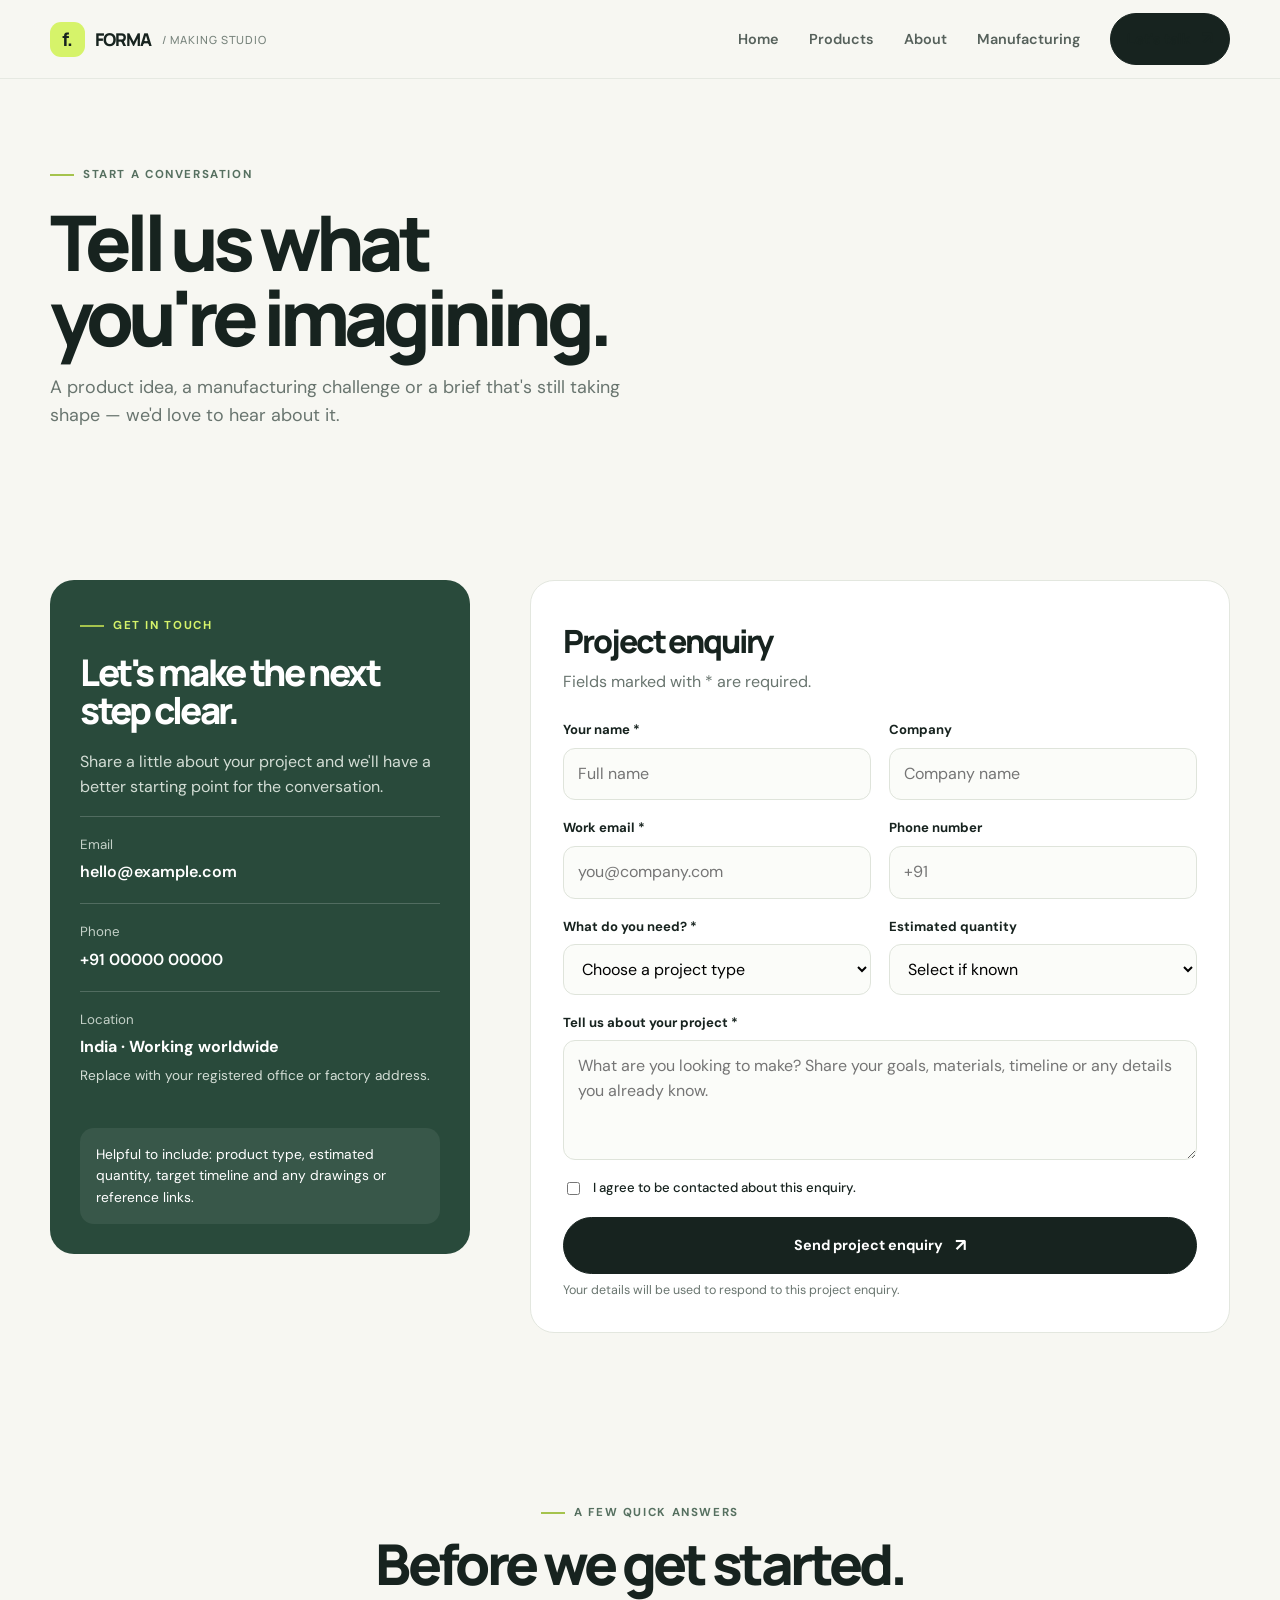
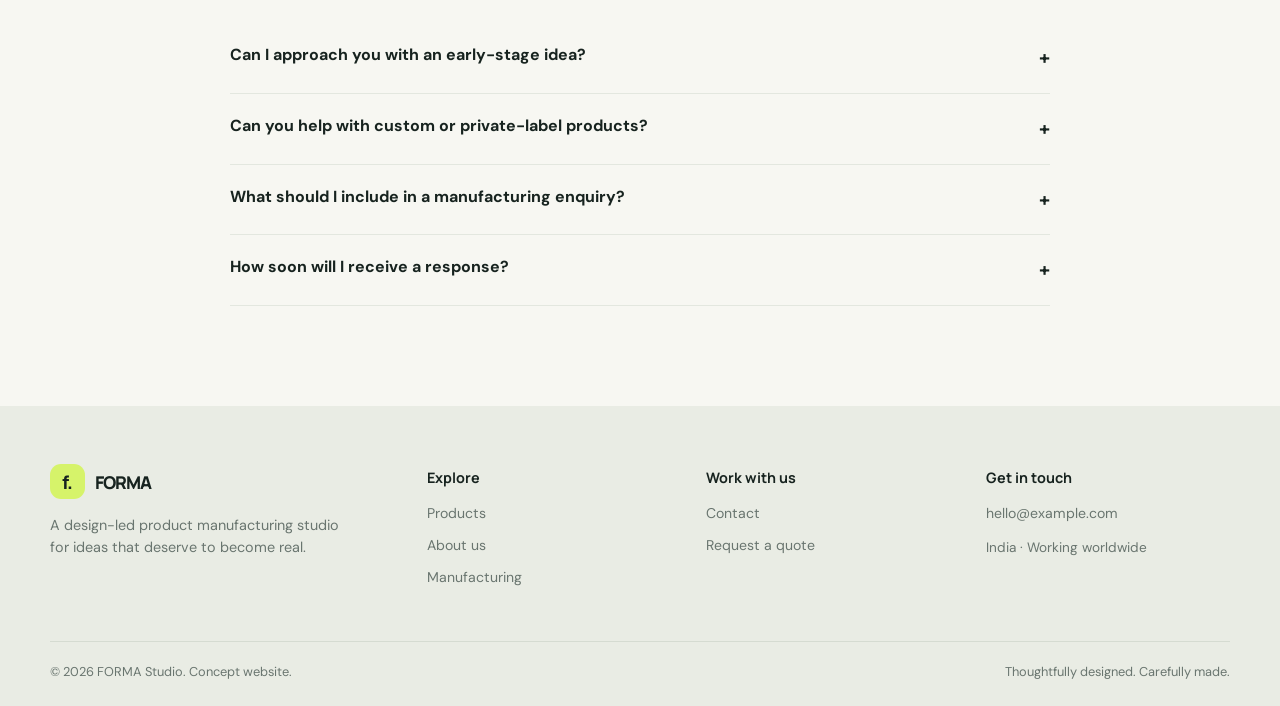
<file: contact.html>
<!doctype html>
<html lang="en">

<head>
    <meta charset="utf-8">
    <meta name="viewport" content="width=device-width, initial-scale=1">
    <meta name="description"
        content="Contact FORMA to discuss product design, manufacturing and custom production projects.">
    <title>Contact — FORMA</title>
    <link rel="stylesheet" href="assets/style.css">
</head>

<body>
    <header class="site-header">
        <div class="container nav"><a class="brand" href="index.html"><span class="brand-mark">f.</span> FORMA<span
                    style="font-weight:500;color:#78847c;font-size:.7rem;letter-spacing:.08em"> / MAKING
                    STUDIO</span></a><button class="menu-toggle" aria-label="Toggle navigation"
                aria-expanded="false">☰</button>
            <nav class="nav-links"><a href="index.html">Home</a><a href="products.html">Products</a><a
                    href="about.html">About</a><a href="manufacturing.html">Manufacturing</a><a
                    class="active btn btn-dark nav-cta" href="contact.html">Let's talk <span class="arrow">↗</span></a>
            </nav>
        </div>
    </header>
    <main>
        <section class="page-hero">
            <div class="container"><span class="eyebrow">Start a conversation</span>
                <h1 class="display">Tell us what<br>you're imagining.</h1>
                <p class="lead">A product idea, a manufacturing challenge or a brief that's still taking shape — we'd
                    love to hear about it.</p>
            </div>
        </section>
        <section class="section-sm" id="quote">
            <div class="container form-layout">
                <aside class="contact-card"><span class="eyebrow" style="color:#d6f36a">Get in touch</span>
                    <h2 class="h2" style="font-size:2.3rem;margin-top:18px">Let's make the next step clear.</h2>
                    <p>Share a little about your project and we'll have a better starting point for the conversation.
                    </p>
                    <div class="contact-detail"><small>Email</small><a
                            href="mailto:hello@example.com">hello@example.com</a></div>
                    <div class="contact-detail"><small>Phone</small><a href="tel:+910000000000">+91 00000 00000</a>
                    </div>
                    <div class="contact-detail"><small>Location</small><strong>India · Working worldwide</strong>
                        <p style="font-size:.85rem;margin:5px 0 0">Replace with your registered office or factory
                            address.</p>
                    </div>
                    <div style="margin-top:24px;padding:16px;background:#ffffff12;border-radius:14px;font-size:.86rem">
                        Helpful to include: product type, estimated quantity, target timeline and any drawings or
                        reference links.</div>
                </aside>
                <form class="form-card" id="project-enquiry-form"
                    data-worker-url="https://blix-enquiry-api.developer-dad.workers.dev/">
                    <h2 class="h2" style="font-size:2rem">Project enquiry</h2>
                    <p class="muted" style="margin-top:-8px;margin-bottom:25px">Fields marked with * are required.</p>
                    <div class="form-grid">
                        <div class="field"><label for="name">Your name *</label><input id="name" name="name" required
                                placeholder="Full name"></div>
                        <div class="field"><label for="company">Company</label><input id="company" name="company"
                                placeholder="Company name"></div>
                        <div class="field"><label for="email">Work email *</label><input id="email" type="email"
                                name="email" required placeholder="you@company.com"></div>
                        <div class="field"><label for="phone">Phone number</label><input id="phone" type="tel"
                                name="phone" placeholder="+91"></div>
                        <div class="field"><label for="project">What do you need? *</label><select id="project"
                                name="project" required>
                                <option value="">Choose a project type</option>
                                <option>Product design & development</option>
                                <option>Custom manufacturing</option>
                                <option>OEM / ODM / private label</option>
                                <option>Existing product enquiry</option>
                                <option>Other</option>
                            </select></div>
                        <div class="field"><label for="quantity">Estimated quantity</label><select id="quantity"
                                name="quantity">
                                <option value="">Select if known</option>
                                <option>Prototype / sample only</option>
                                <option>Under 500 units</option>
                                <option>500–2,000 units</option>
                                <option>2,000–10,000 units</option>
                                <option>10,000+ units</option>
                                <option>Not sure yet</option>
                            </select></div>
                        <div class="field full"><label for="message">Tell us about your project *</label><textarea
                                id="message" name="message" required
                                placeholder="What are you looking to make? Share your goals, materials, timeline or any details you already know."></textarea>
                        </div>
                        <div class="field full"><label
                                style="display:flex;gap:10px;align-items:start;font-weight:500"><input id="consent"
                                    name="consent" type="checkbox" required style="width:auto;margin-top:4px"> I agree
                                to be contacted about this enquiry.</label></div>
                        <div class="field full"><button class="btn btn-dark" type="submit">Send project enquiry <span
                                    class="arrow">↗</span></button>
                            <div class="form-message" id="form-message" role="status" aria-live="polite"></div>
                            <p class="muted" style="font-size:.78rem;margin:0">Your details will be used to respond to
                                this project enquiry.</p><input type="text" name="website" tabindex="-1"
                                autocomplete="off" aria-hidden="true"
                                style="position:absolute;left:-10000px;width:1px;height:1px" />
                        </div>
                    </div>
                </form>
            </div>
        </section>
        <section class="section">
            <div class="container">
                <div style="text-align:center"><span class="eyebrow">A few quick answers</span>
                    <h2 class="h2">Before we get started.</h2>
                </div>
                <div class="faq-list">
                    <details>
                        <summary>Can I approach you with an early-stage idea?</summary>
                        <p>Yes. Use the enquiry form to explain what you have in mind, what problem it solves and what
                            you know so far. Concept development can be discussed as part of the project scope.</p>
                    </details>
                    <details>
                        <summary>Can you help with custom or private-label products?</summary>
                        <p>This concept site presents custom manufacturing and private-label services. Replace this
                            answer with the actual services and minimum order quantities your business can support.</p>
                    </details>
                    <details>
                        <summary>What should I include in a manufacturing enquiry?</summary>
                        <p>Product purpose, reference images or drawings, material preferences, estimated quantity,
                            target price and required delivery date are useful. You can start with whatever information
                            you have.</p>
                    </details>
                    <details>
                        <summary>How soon will I receive a response?</summary>
                        <p>Add your actual enquiry response time here before publishing. For example, state the number
                            of business days your team normally needs.</p>
                    </details>
                </div>
            </div>
        </section>
    </main>
    <footer class="site-footer">
        <div class="container">
            <div class="footer-top">
                <div class="footer-about"><a class="brand" href="index.html"><span class="brand-mark">f.</span>
                        FORMA</a>
                    <p>A design-led product manufacturing studio for ideas that deserve to become real.</p>
                </div>
                <div class="footer-col">
                    <h4>Explore</h4><a href="products.html">Products</a><a href="about.html">About us</a><a
                        href="manufacturing.html">Manufacturing</a>
                </div>
                <div class="footer-col">
                    <h4>Work with us</h4><a href="contact.html">Contact</a><a href="#quote">Request a quote</a>
                </div>
                <div class="footer-col">
                    <h4>Get in touch</h4><a href="mailto:hello@example.com">hello@example.com</a><span class="muted"
                        style="font-size:.85rem">India · Working worldwide</span>
                </div>
            </div>
            <div class="footer-bottom"><span>© <span data-year></span> FORMA Studio. Concept
                    website.</span><span>Thoughtfully designed. Carefully made.</span></div>
        </div>
    </footer><a class="btn btn-dark mobile-cta" href="#quote">Start an enquiry ↗</a>
    <script src="assets/main.js"></script>
    <script>const p = new URLSearchParams(location.search).get('product'); if (p) { const m = document.querySelector('#message'); if (m) m.value = 'I would like to enquire about: ' + p + '\n\nProject details: '; }</script>
    <script src="assets/contact-form.js" defer></script>
</body>

</html>
</file>
<file: assets/style.css>
@import url('https://fonts.googleapis.com/css2?family=DM+Sans:wght@400;500;600;700&family=Manrope:wght@400;500;600;700;800&display=swap');
:root{--ink:#17231f;--muted:#69756f;--paper:#f7f7f2;--white:#fff;--lime:#d6f36a;--line:#e3e7df;--green:#294a3b;--soft:#edf1e7;--radius:22px;--max:1180px}*{box-sizing:border-box}html{scroll-behavior:smooth}body{margin:0;background:var(--paper);color:var(--ink);font-family:'DM Sans',sans-serif;line-height:1.55}a{color:inherit;text-decoration:none}img{display:block;width:100%;object-fit:cover}button,input,textarea,select{font:inherit}.container{width:min(var(--max),calc(100% - 48px));margin:auto}.eyebrow{display:inline-flex;align-items:center;gap:9px;text-transform:uppercase;letter-spacing:.14em;font-size:.72rem;font-weight:700;color:#567060}.eyebrow:before{content:'';width:24px;height:2px;background:#a5c34d}.display{font:800 clamp(3rem,7vw,6.6rem)/.98 'Manrope',sans-serif;letter-spacing:-.075em;margin:20px 0}.h2{font:800 clamp(2.2rem,4.4vw,4.2rem)/1.05 'Manrope',sans-serif;letter-spacing:-.065em;margin:12px 0 20px}.h3{font:700 1.25rem/1.2 'Manrope',sans-serif;letter-spacing:-.035em}.lead{font-size:1.12rem;color:var(--muted);max-width:590px}.muted{color:var(--muted)}.section{padding:100px 0}.section-sm{padding:64px 0}.section-head{display:flex;align-items:end;justify-content:space-between;gap:32px;margin-bottom:36px}.section-head p{max-width:430px;color:var(--muted);margin:0}.btn{display:inline-flex;align-items:center;justify-content:center;gap:12px;padding:14px 19px;border-radius:999px;border:1px solid var(--ink);font-weight:700;font-size:.9rem;transition:.2s;cursor:pointer}.btn-dark{background:var(--ink);color:white}.btn-dark:hover{background:var(--green);transform:translateY(-2px)}.btn-light{background:var(--white);border-color:var(--line)}.btn-light:hover{border-color:var(--ink)}.btn-lime{background:var(--lime);border-color:var(--lime)}.btn-lime:hover{transform:translateY(-2px)}.arrow{font-size:1.1rem}.site-header{position:sticky;top:0;z-index:20;background:rgba(247,247,242,.92);backdrop-filter:blur(16px);border-bottom:1px solid rgba(227,231,223,.8)}.nav{height:78px;display:flex;align-items:center;justify-content:space-between;gap:24px}.brand{display:flex;align-items:center;gap:10px;font:800 1.1rem 'Manrope',sans-serif;letter-spacing:-.05em}.brand-mark{width:35px;height:35px;border-radius:11px;background:var(--lime);display:grid;place-items:center;color:var(--ink);font-size:1.15rem}.nav-links{display:flex;align-items:center;gap:30px;font-size:.9rem;font-weight:600}.nav-links a{color:#56615b;transition:.2s}.nav-links a:hover,.nav-links a.active{color:var(--ink)}.nav-cta{padding:11px 16px}.menu-toggle{display:none;border:0;background:transparent;font-size:1.5rem;padding:8px}.hero{padding:56px 0 70px}.hero-grid{display:grid;grid-template-columns:1.03fr .97fr;gap:42px;align-items:center}.hero-copy{padding:24px 0}.hero .display{max-width:680px}.hero .lead{max-width:520px}.hero-actions{display:flex;gap:12px;flex-wrap:wrap;margin-top:30px}.hero-note{display:flex;align-items:center;gap:14px;margin-top:36px;color:var(--muted);font-size:.85rem}.avatar-stack{display:flex}.avatar-stack span{width:31px;height:31px;border-radius:50%;border:2px solid var(--paper);margin-right:-8px;background:#d6e1c2;display:grid;place-items:center;font-size:.75rem}.hero-visual{position:relative;min-height:550px}.hero-photo{position:absolute;inset:0 0 36px 35px;border-radius:30px;overflow:hidden;background:#d7ded0}.hero-photo img,.hero-photo video{display:block;width:100%;height:100%;object-fit:cover;object-position:center}.hero-photo:after{content:'';position:absolute;inset:0;background:linear-gradient(180deg,transparent 50%,rgba(17,34,25,.2))}.floating-card{position:absolute;left:0;bottom:0;width:235px;background:white;border-radius:20px;padding:18px;box-shadow:0 18px 50px #17231f18}.floating-card .mini-label{font-size:.72rem;color:var(--muted);text-transform:uppercase;letter-spacing:.1em}.floating-card strong{display:block;font:800 1.65rem 'Manrope';letter-spacing:-.06em;margin:5px 0}.floating-card p{font-size:.82rem;color:var(--muted);margin:0}.round-stamp{position:absolute;right:-12px;top:25px;width:100px;height:100px;background:var(--lime);border-radius:50%;display:grid;place-items:center;text-align:center;font-weight:800;font-size:.74rem;line-height:1.2;transform:rotate(10deg)}.trust-strip{border-top:1px solid var(--line);border-bottom:1px solid var(--line);padding:22px 0}.trust-inner{display:flex;align-items:center;justify-content:space-between;gap:20px;flex-wrap:wrap}.trust-label{font-size:.76rem;text-transform:uppercase;letter-spacing:.12em;color:var(--muted)}.trust-name{font:800 1rem 'Manrope';color:#879189;letter-spacing:-.04em}.product-grid{display:grid;grid-template-columns:repeat(3,1fr);gap:20px}.product-card{background:white;border:1px solid var(--line);border-radius:var(--radius);overflow:hidden;transition:.25s}.product-card:hover{transform:translateY(-5px);box-shadow:0 18px 40px #17231f0d}.product-image{height:275px;background:#e9ede4;position:relative;overflow:hidden}.product-image img{height:100%;transition:transform .5s}.product-card:hover .product-image img{transform:scale(1.04)}.tag{position:absolute;top:14px;left:14px;background:white;border-radius:999px;padding:7px 11px;font-size:.72rem;font-weight:700}.product-info{padding:22px}.product-info p{font-size:.9rem;color:var(--muted);margin:9px 0 17px}.text-link{display:inline-flex;align-items:center;gap:10px;font-size:.88rem;font-weight:700;border-bottom:1px solid #aab5ab;padding-bottom:4px}.split{display:grid;grid-template-columns:1fr 1fr;gap:70px;align-items:center}.split-image{height:530px;border-radius:28px;overflow:hidden;position:relative;background:#dbe3d6}.split-image img{height:100%}.image-caption{position:absolute;bottom:18px;left:18px;right:18px;background:#fffef0e8;backdrop-filter:blur(10px);padding:17px 19px;border-radius:16px;font-weight:700}.check-list{display:grid;gap:17px;margin:28px 0}.check-item{display:flex;gap:13px;align-items:start}.check-icon{width:26px;height:26px;flex:none;border-radius:50%;background:var(--lime);display:grid;place-items:center;font-weight:800}.check-item strong{display:block;margin-bottom:3px}.check-item span{font-size:.9rem;color:var(--muted)}.dark-section{background:var(--ink);color:white}.dark-section .eyebrow{color:#c6d5c9}.dark-section .lead,.dark-section .muted{color:#aab6ae}.capability-grid{display:grid;grid-template-columns:repeat(4,1fr);gap:12px;margin-top:38px}.capability{padding:25px;border:1px solid #ffffff22;border-radius:18px;min-height:180px}.capability .number{font-size:.75rem;color:var(--lime);font-weight:700}.capability h3{font:700 1.12rem 'Manrope';margin:24px 0 8px}.capability p{font-size:.85rem;color:#aab6ae;margin:0}.stats{display:grid;grid-template-columns:repeat(4,1fr);gap:15px;margin-top:36px}.stat{border-top:1px solid #ffffff30;padding-top:17px}.stat strong{display:block;font:800 2.2rem 'Manrope';letter-spacing:-.06em}.stat span{font-size:.82rem;color:#aab6ae}.quote-band{background:var(--lime);border-radius:28px;padding:50px;display:flex;align-items:center;justify-content:space-between;gap:30px}.quote-band h2{font:800 clamp(2rem,4vw,3.5rem)/1.05 'Manrope';letter-spacing:-.065em;margin:0;max-width:700px}.quote-band p{margin:14px 0 0;color:#43513c}.site-footer{background:#e9ece4;padding:58px 0 25px}.footer-top{display:grid;grid-template-columns:1.4fr 1fr 1fr 1fr;gap:35px;padding-bottom:42px}.footer-about p{color:var(--muted);max-width:300px;font-size:.9rem}.footer-col h4{font:700 .9rem 'Manrope';margin:4px 0 16px}.footer-col a{display:block;color:var(--muted);font-size:.88rem;margin:10px 0}.footer-col a:hover{color:var(--ink)}.footer-bottom{border-top:1px solid #d5dbd1;padding-top:20px;display:flex;justify-content:space-between;gap:20px;color:var(--muted);font-size:.8rem}.page-hero{padding:80px 0 68px}.page-hero-grid{display:grid;grid-template-columns:1fr .75fr;gap:55px;align-items:end}.page-hero .display{font-size:clamp(3rem,6vw,5.7rem)}.page-hero-image{height:310px;border-radius:24px;overflow:hidden}.page-hero-image img{height:100%}.filter-row{display:flex;gap:9px;flex-wrap:wrap;margin-bottom:30px}.filter-btn{border:1px solid var(--line);background:white;padding:10px 15px;border-radius:999px;font-size:.85rem;cursor:pointer}.filter-btn.active,.filter-btn:hover{background:var(--ink);color:white;border-color:var(--ink)}.product-grid .product-card[hidden]{display:none}.process-grid{display:grid;grid-template-columns:repeat(4,1fr);gap:16px}.process-card{background:white;border:1px solid var(--line);border-radius:20px;padding:24px;min-height:230px}.process-card .step{width:38px;height:38px;background:var(--lime);border-radius:12px;display:grid;place-items:center;font-weight:800}.process-card h3{font:700 1.15rem 'Manrope';margin:28px 0 9px}.process-card p{font-size:.88rem;color:var(--muted);margin:0}.feature-photo{height:430px;border-radius:26px;overflow:hidden}.feature-photo img{height:100%}.form-layout{display:grid;grid-template-columns:.75fr 1.25fr;gap:60px;align-items:start}.contact-card{background:var(--green);color:white;border-radius:24px;padding:30px}.contact-card p{color:#d3ddd5}.contact-detail{padding:18px 0;border-top:1px solid #ffffff30}.contact-detail small{display:block;color:#c4d1c8;margin-bottom:5px}.contact-detail a{font-weight:600}.form-card{background:white;border:1px solid var(--line);border-radius:24px;padding:32px}.form-grid{display:grid;grid-template-columns:1fr 1fr;gap:18px}.field{display:flex;flex-direction:column;gap:7px}.field.full{grid-column:1/-1}.field label{font-size:.82rem;font-weight:700}.field input,.field textarea,.field select{width:100%;padding:13px 14px;border:1px solid #dfe4db;border-radius:12px;background:#fbfcf9;outline:none}.field input:focus,.field textarea:focus,.field select:focus{border-color:#829b71;box-shadow:0 0 0 3px #d6f36a55}.field textarea{min-height:120px;resize:vertical}.form-message{display:none;background:#edf5dc;padding:14px;border-radius:12px;margin-top:16px;color:#294a3b;font-size:.9rem}.form-message.show{display:block}.faq-list{max-width:820px;margin:30px auto 0}.faq-list details{border-bottom:1px solid var(--line);padding:20px 0}.faq-list summary{font-weight:700;cursor:pointer;list-style:none;display:flex;justify-content:space-between;gap:20px}.faq-list summary:after{content:'+';font-size:1.2rem}.faq-list details[open] summary:after{content:'−'}.faq-list details p{color:var(--muted);max-width:700px}.mobile-cta{display:none}
@media(max-width:900px){.nav-links{gap:17px}.hero-grid,.split,.page-hero-grid,.form-layout{grid-template-columns:1fr;gap:35px}.hero-visual{min-height:470px}.hero-photo{left:0}.page-hero-image{height:280px}.product-grid{grid-template-columns:repeat(2,1fr)}.capability-grid,.process-grid{grid-template-columns:repeat(2,1fr)}.footer-top{grid-template-columns:repeat(2,1fr)}.split-image{height:430px}.quote-band{padding:35px;align-items:start;flex-direction:column}.stats{grid-template-columns:repeat(2,1fr)}}
@media(max-width:640px){.container{width:min(var(--max),calc(100% - 32px))}.nav{height:68px}.menu-toggle{display:block}.nav-links{display:none;position:absolute;top:68px;left:0;right:0;background:var(--paper);padding:18px 24px 24px;border-bottom:1px solid var(--line);flex-direction:column;align-items:stretch;gap:0}.nav-links.open{display:flex}.nav-links a{padding:12px 0}.nav-links .nav-cta{margin-top:8px;text-align:center}.hero{padding:32px 0 55px}.hero .display{font-size:clamp(3rem,15vw,5rem)}.hero-visual{min-height:390px}.hero-photo{inset:0 0 25px 0}.floating-card{width:190px;padding:14px}.round-stamp{width:78px;height:78px;right:-4px;font-size:.63rem}.section{padding:70px 0}.section-sm{padding:48px 0}.section-head{display:block}.section-head p{margin-top:14px}.product-grid{grid-template-columns:1fr}.product-image{height:280px}.capability-grid,.process-grid{grid-template-columns:1fr 1fr;gap:10px}.capability{padding:18px;min-height:170px}.capability h3{font-size:1rem}.stats{gap:20px}.stat strong{font-size:1.8rem}.page-hero{padding:50px 0 45px}.page-hero-grid{gap:25px}.page-hero .display{font-size:clamp(3rem,14vw,4.6rem)}.page-hero-image{height:230px}.split-image{height:340px}.footer-top{grid-template-columns:1fr 1fr;gap:25px}.footer-about{grid-column:1/-1}.footer-bottom{flex-direction:column;gap:8px}.form-card{padding:22px}.form-grid{grid-template-columns:1fr}.field.full{grid-column:auto}.contact-card{padding:24px}.quote-band{padding:28px}.trust-inner{justify-content:flex-start}.trust-label{width:100%}.trust-name{font-size:.9rem}.mobile-cta{display:block;position:fixed;z-index:15;bottom:12px;left:12px;right:12px;text-align:center;box-shadow:0 8px 30px #17231f22}.site-footer{padding-bottom:82px}}
</file>
